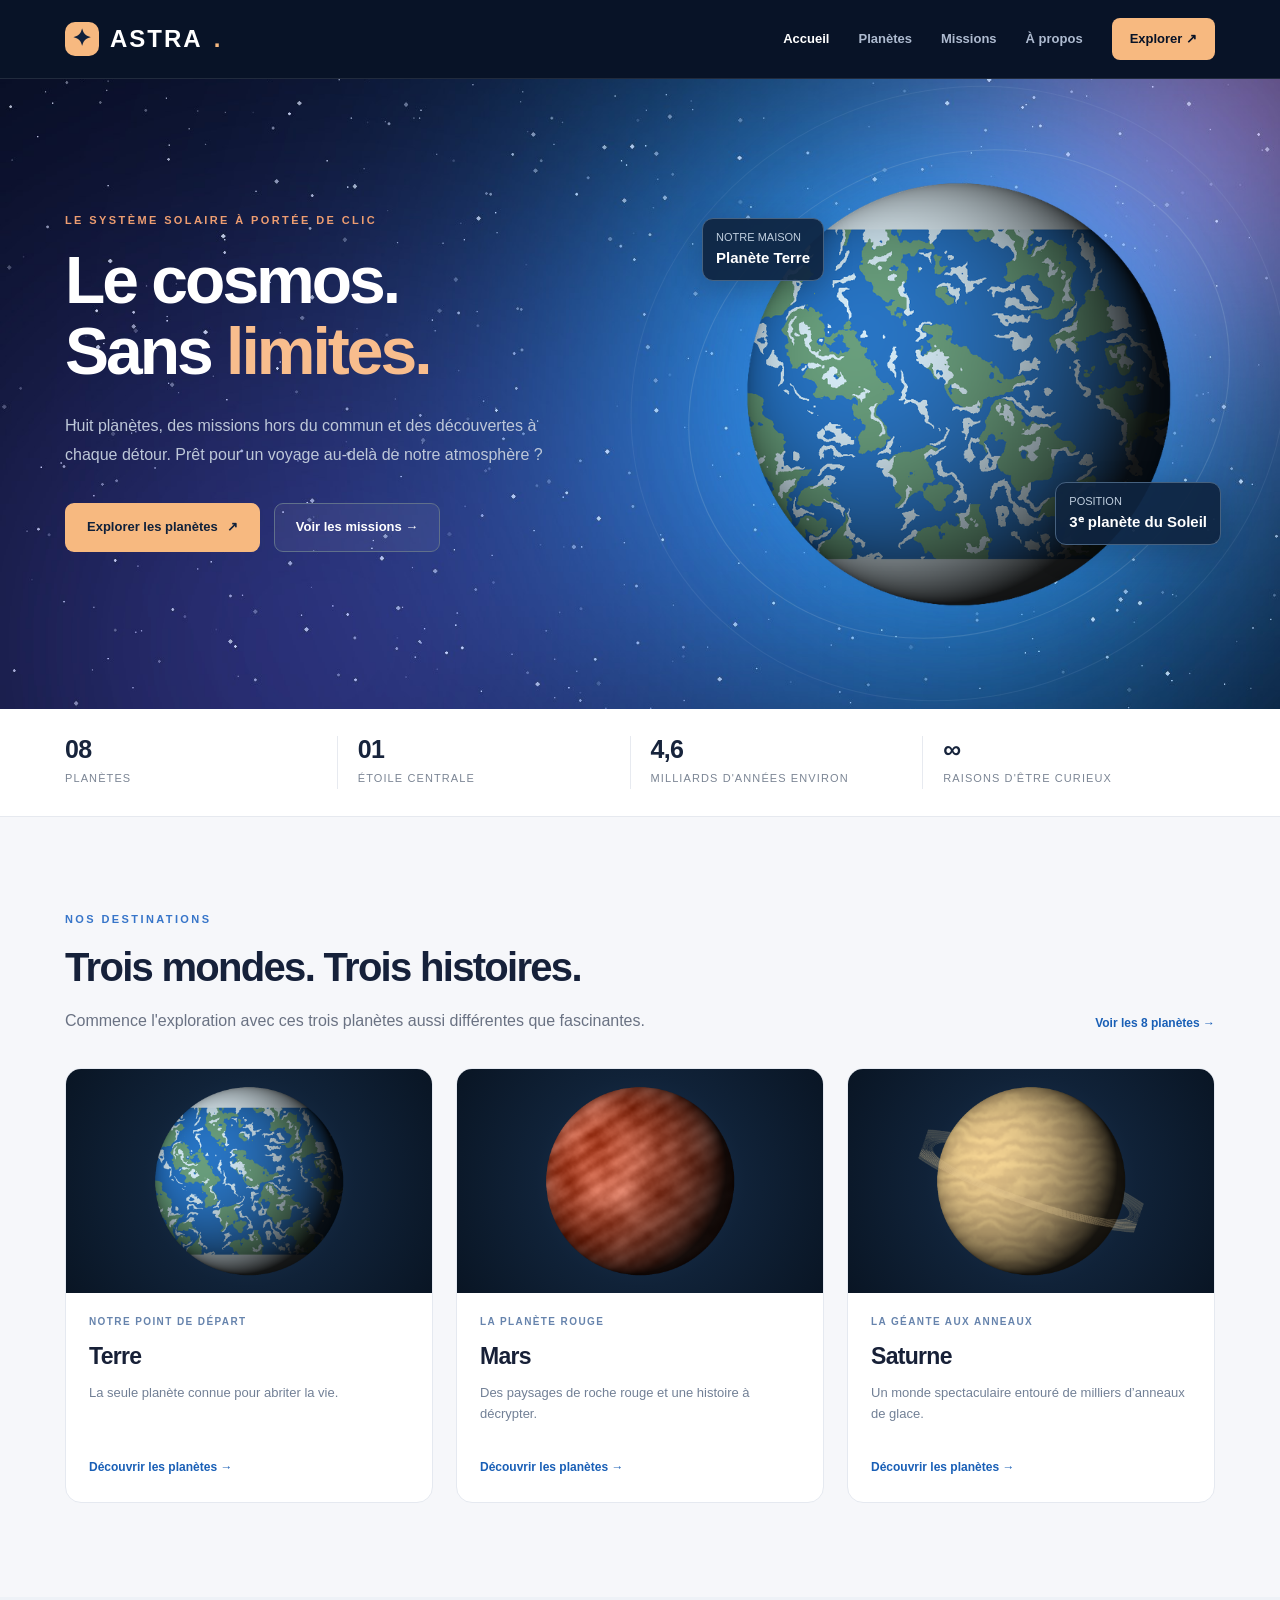
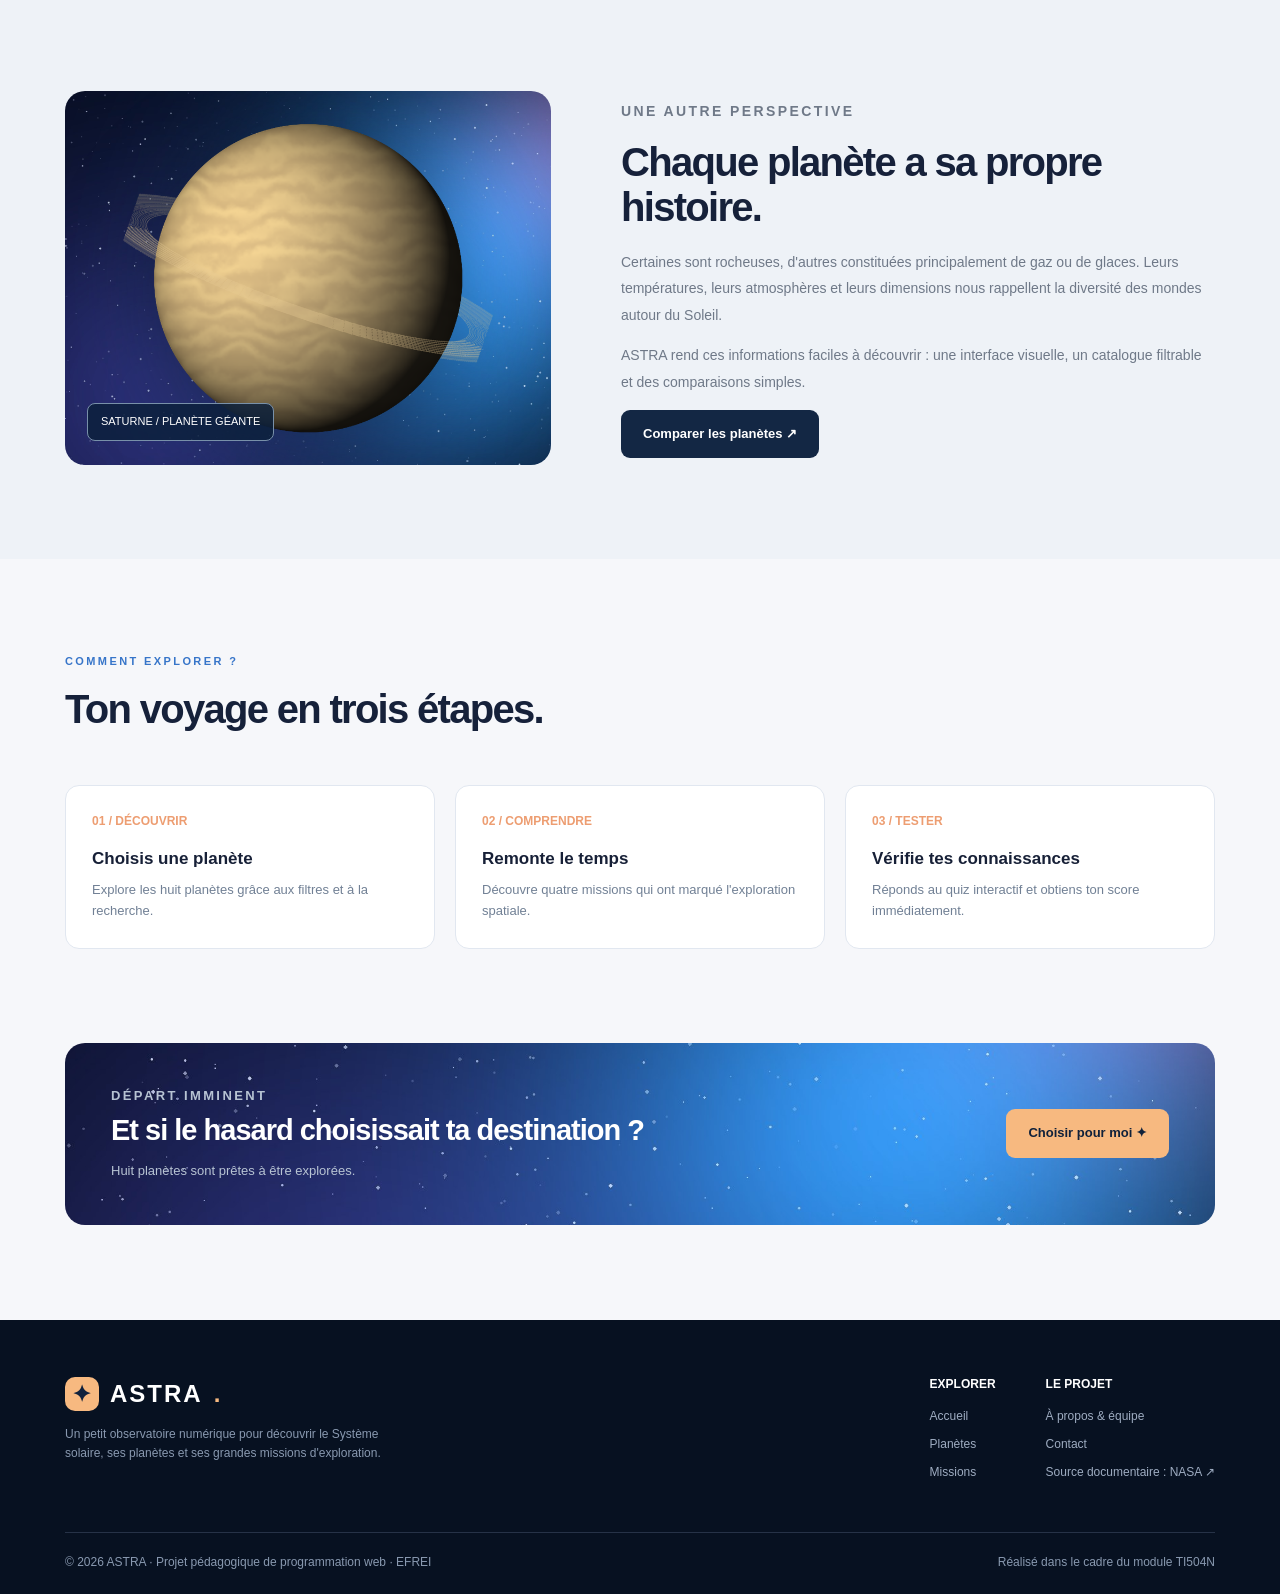
<file: index.html>
<!DOCTYPE html>
<html lang="fr"><head><meta charset="UTF-8"><meta name="viewport" content="width=device-width, initial-scale=1.0"><meta name="description" content="Un site interactif pour découvrir le Système solaire, ses planètes et ses missions."><title>L’univers commence ici | ASTRA</title><link rel="icon" href="media/favicon.png"><link rel="stylesheet" href="css/style.css"><script src="js/script.js" defer></script></head>
<body><header class="site-header"><div class="container header-inner">
 <a class="brand" href="index.html" aria-label="ASTRA, retour à l'accueil"><span class="brand-mark" aria-hidden="true">✦</span> ASTRA<span style="color:#f7b980">.</span></a>
 <button class="mobile-nav-toggle" id="menu-button" aria-controls="main-menu" aria-expanded="false" type="button">☰ Menu</button>
 <nav class="site-nav" id="main-menu" aria-label="Navigation principale"><a href="index.html" class="active" aria-current="page">Accueil</a>
<a href="planetes.html" class="" >Planètes</a>
<a href="missions.html" class="" >Missions</a>
<a href="apropos.html" class="" >À propos</a><a href="planetes.html" class="nav-cta">Explorer ↗</a></nav>
 </div></header><main>
<section class="hero"><div class="container hero-content"><div class="hero-copy"><p class="eyebrow">LE SYSTÈME SOLAIRE À PORTÉE DE CLIC</p><h1>Le cosmos.<br>Sans <span>limites.</span></h1><p>Huit planètes, des missions hors du commun et des découvertes à chaque détour. Prêt pour un voyage au-delà de notre atmosphère ?</p><div class="actions"><a class="btn btn-primary" href="planetes.html">Explorer les planètes <span aria-hidden="true">↗</span></a><a class="btn btn-outline" href="missions.html">Voir les missions →</a></div></div>
<div class="hero-art"><div class="orbit"></div><div class="orbit orbit-2"></div><img src="media/terre.png" alt="Illustration originale de la planète Terre"><div class="planet-tag top">NOTRE MAISON<strong>Planète Terre</strong></div><div class="planet-tag bottom">POSITION<strong>3ᵉ planète du Soleil</strong></div></div></div></section>
<div class="stats-strip"><div class="container stats-inner"><div class="stat"><strong>08</strong><span>Planètes</span></div><div class="stat"><strong>01</strong><span>Étoile centrale</span></div><div class="stat"><strong>4,6</strong><span>Milliards d'années environ</span></div><div class="stat"><strong>∞</strong><span>Raisons d'être curieux</span></div></div></div>
<section class="section-pad"><div class="container"><div class="section-head"><div><p class="eyebrow eyebrow-dark">NOS DESTINATIONS</p><h2 class="section-title">Trois mondes. Trois histoires.</h2><p class="section-subtitle">Commence l'exploration avec ces trois planètes aussi différentes que fascinantes.</p></div><a class="text-link" href="planetes.html">Voir les 8 planètes →</a></div><div class="card-grid"><article class="world-card"><div class="world-visual"><img src="media/terre.png" alt="Illustration de Terre" loading="lazy"></div><div class="world-copy"><small>Notre point de départ</small><h3>Terre</h3><p>La seule planète connue pour abriter la vie.</p><a class="text-link" href="planetes.html">Découvrir les planètes →</a></div></article><article class="world-card"><div class="world-visual"><img src="media/mars.png" alt="Illustration de Mars" loading="lazy"></div><div class="world-copy"><small>La planète rouge</small><h3>Mars</h3><p>Des paysages de roche rouge et une histoire à décrypter.</p><a class="text-link" href="planetes.html">Découvrir les planètes →</a></div></article><article class="world-card"><div class="world-visual"><img src="media/saturne.png" alt="Illustration de Saturne" loading="lazy"></div><div class="world-copy"><small>La géante aux anneaux</small><h3>Saturne</h3><p>Un monde spectaculaire entouré de milliers d’anneaux de glace.</p><a class="text-link" href="planetes.html">Découvrir les planètes →</a></div></article></div></div></section>
<section class="section-pad" style="background:#eef2f7"><div class="container story-split"><div class="story-visual"><img src="media/saturne.png" alt="Illustration originale de Saturne" loading="lazy"><div class="floating-note">SATURNE / PLANÈTE GÉANTE</div></div><div class="story-copy"><p class="eyebrow eyebrow-dark">UNE AUTRE PERSPECTIVE</p><h2 class="section-title">Chaque planète a sa propre histoire.</h2><p>Certaines sont rocheuses, d'autres constituées principalement de gaz ou de glaces. Leurs températures, leurs atmosphères et leurs dimensions nous rappellent la diversité des mondes autour du Soleil.</p><p>ASTRA rend ces informations faciles à découvrir : une interface visuelle, un catalogue filtrable et des comparaisons simples.</p><a class="btn btn-dark" href="planetes.html">Comparer les planètes ↗</a></div></div></section>
<section class="section-pad"><div class="container"><div class="section-head"><div><p class="eyebrow eyebrow-dark">COMMENT EXPLORER ?</p><h2 class="section-title">Ton voyage en trois étapes.</h2></div></div><div class="features"><article class="feature"><span class="number">01 / DÉCOUVRIR</span><h3>Choisis une planète</h3><p>Explore les huit planètes grâce aux filtres et à la recherche.</p></article><article class="feature"><span class="number">02 / COMPRENDRE</span><h3>Remonte le temps</h3><p>Découvre quatre missions qui ont marqué l'exploration spatiale.</p></article><article class="feature"><span class="number">03 / TESTER</span><h3>Vérifie tes connaissances</h3><p>Réponds au quiz interactif et obtiens ton score immédiatement.</p></article></div></div></section>
<section style="padding:0 0 95px"><div class="container"><div class="callout"><div><p class="eyebrow">DÉPART IMMINENT</p><h2>Et si le hasard choisissait ta destination ?</h2><p id="random-output" aria-live="polite">Huit planètes sont prêtes à être explorées.</p></div><button class="btn btn-primary" type="button" id="random-button">Choisir pour moi ✦</button></div></div></section></main><footer class="site-footer"><div class="container">
  <div class="footer-main"><div class="footer-about"><a class="brand" href="index.html"><span class="brand-mark" aria-hidden="true">✦</span> ASTRA<span style="color:#f7b980">.</span></a><p>Un petit observatoire numérique pour découvrir le Système solaire, ses planètes et ses grandes missions d'exploration.</p></div>
  <div class="footer-links"><div><h3>EXPLORER</h3><a href="index.html">Accueil</a><a href="planetes.html">Planètes</a><a href="missions.html">Missions</a></div>
  <div><h3>LE PROJET</h3><a href="apropos.html">À propos & équipe</a><a href="apropos.html#contact">Contact</a><a href="https://science.nasa.gov/solar-system/" target="_blank" rel="noopener noreferrer">Source documentaire : NASA ↗</a></div></div></div>
 <div class="footer-bottom"><p class="footer-small">© 2026 ASTRA · Projet pédagogique de programmation web · EFREI</p><p class="footer-small">Réalisé dans le cadre du module TI504N</p></div></div></footer></body></html>
</file>
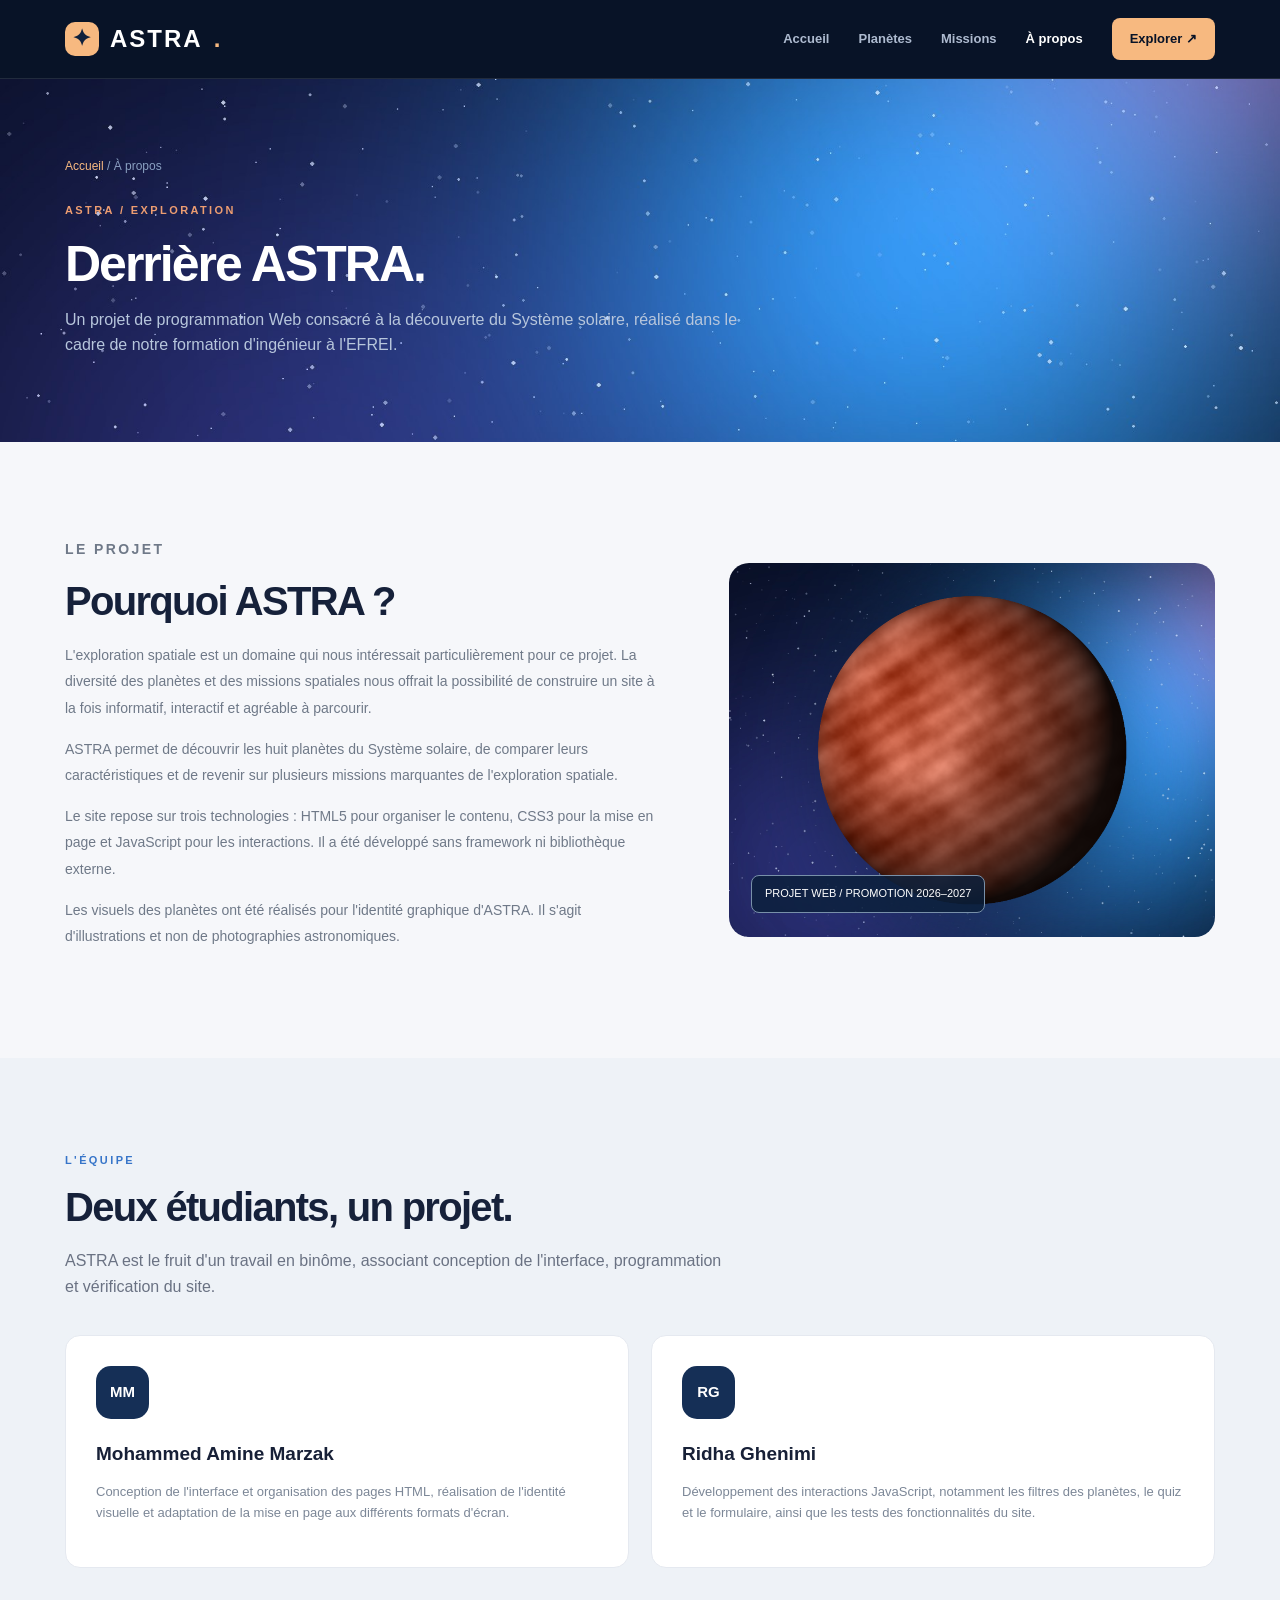
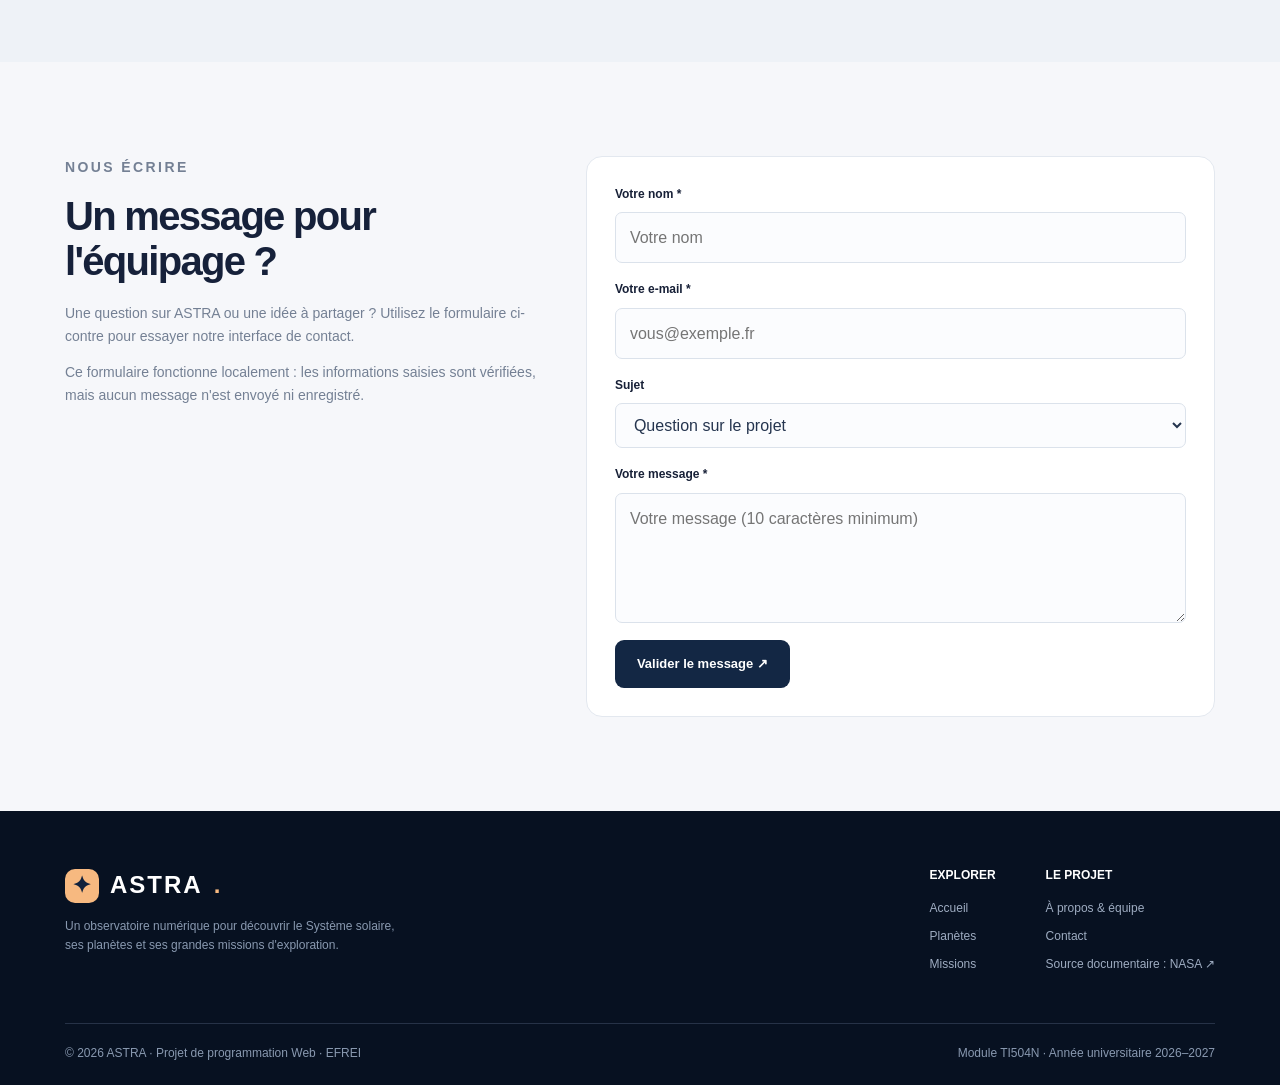
<file: apropos.html>
<!DOCTYPE html>
<html lang="fr">

<head>
    <meta charset="UTF-8">
    <meta name="viewport" content="width=device-width, initial-scale=1.0">
    <meta name="description" content="Découvrez l'équipe à l'origine d'ASTRA, un site dédié à l'exploration du Système solaire.">
    <title>À propos | ASTRA</title>
    <link rel="icon" href="media/favicon.png">
    <link rel="stylesheet" href="css/style.css">
    <script src="js/script.js" defer></script>
</head>

<body>

    <header class="site-header">
        <div class="container header-inner">

            <a class="brand" href="index.html" aria-label="ASTRA, retour à l'accueil">
                <span class="brand-mark" aria-hidden="true">✦</span>
                ASTRA<span style="color:#f7b980">.</span>
            </a>

            <button class="mobile-nav-toggle" id="menu-button"
                    aria-controls="main-menu" aria-expanded="false"
                    type="button">
                ☰ Menu
            </button>

            <nav class="site-nav" id="main-menu" aria-label="Navigation principale">
                <a href="index.html">Accueil</a>
                <a href="planetes.html">Planètes</a>
                <a href="missions.html">Missions</a>
                <a href="apropos.html" class="active" aria-current="page">À propos</a>
                <a href="planetes.html" class="nav-cta">Explorer ↗</a>
            </nav>

        </div>
    </header>

    <main>

        <section class="page-banner">
            <div class="container">

                <div class="breadcrumb">
                    <a href="index.html">Accueil</a> / À propos
                </div>

                <p class="eyebrow">ASTRA / EXPLORATION</p>
                <h1>Derrière ASTRA.</h1>

                <p class="intro">
                    Un projet de programmation Web consacré à la découverte
                    du Système solaire, réalisé dans le cadre de notre
                    formation d'ingénieur à l'EFREI.
                </p>

            </div>
        </section>

        <section class="section-pad">
            <div class="container story-split">

                <div class="story-copy">

                    <p class="eyebrow eyebrow-dark">LE PROJET</p>
                    <h2 class="section-title">Pourquoi ASTRA ?</h2>

                    <p>
                        L'exploration spatiale est un domaine qui nous
                        intéressait particulièrement pour ce projet.
                        La diversité des planètes et des missions spatiales
                        nous offrait la possibilité de construire un site
                        à la fois informatif, interactif et agréable à parcourir.
                    </p>

                    <p>
                        ASTRA permet de découvrir les huit planètes du
                        Système solaire, de comparer leurs caractéristiques
                        et de revenir sur plusieurs missions marquantes
                        de l'exploration spatiale.
                    </p>

                    <p>
                        Le site repose sur trois technologies :
                        HTML5 pour organiser le contenu, CSS3 pour
                        la mise en page et JavaScript pour les interactions.
                        Il a été développé sans framework ni bibliothèque
                        externe.
                    </p>

                    <p>
                        Les visuels des planètes ont été réalisés pour
                        l'identité graphique d'ASTRA. Il s'agit
                        d'illustrations et non de photographies
                        astronomiques.
                    </p>

                </div>

                <div class="story-visual">
                    <img src="media/mars.png"
                         alt="Illustration de la planète Mars"
                         loading="lazy">

                    <div class="floating-note">
                        PROJET WEB / PROMOTION 2026–2027
                    </div>
                </div>

            </div>
        </section>

        <section class="section-pad" style="background:#eef2f7">
            <div class="container">

                <div class="section-head">
                    <div>
                        <p class="eyebrow eyebrow-dark">L'ÉQUIPE</p>
                        <h2 class="section-title">Deux étudiants, un projet.</h2>

                        <p class="section-subtitle">
                            ASTRA est le fruit d'un travail en binôme,
                            associant conception de l'interface,
                            programmation et vérification du site.
                        </p>
                    </div>
                </div>

                <div class="people">

                    <article class="person-card">
                        <div class="avatar">MM</div>

                        <h3>Mohammed Amine Marzak</h3>

                        <p>
                            Conception de l'interface et organisation
                            des pages HTML, réalisation de l'identité
                            visuelle et adaptation de la mise en page
                            aux différents formats d'écran.
                        </p>
                    </article>

                    <article class="person-card">
                        <div class="avatar">RG</div>

                        <h3>Ridha Ghenimi</h3>

                        <p>
                            Développement des interactions JavaScript,
                            notamment les filtres des planètes,
                            le quiz et le formulaire, ainsi que
                            les tests des fonctionnalités du site.
                        </p>
                    </article>

                </div>

            </div>
        </section>

        <section class="section-pad" id="contact">
            <div class="container form-panel">

                <div class="form-intro">

                    <p class="eyebrow eyebrow-dark">NOUS ÉCRIRE</p>
                    <h2 class="section-title">Un message pour l'équipage ?</h2>

                    <p>
                        Une question sur ASTRA ou une idée à partager ?
                        Utilisez le formulaire ci-contre pour essayer
                        notre interface de contact.
                    </p>

                    <p>
                        Ce formulaire fonctionne localement :
                        les informations saisies sont vérifiées,
                        mais aucun message n'est envoyé ni enregistré.
                    </p>

                </div>

                <form class="contact-form" id="contact-form">

                    <div class="field">
                        <label for="contact-name">Votre nom *</label>
                        <input type="text"
                               id="contact-name"
                               name="nom"
                               required
                               minlength="2"
                               placeholder="Votre nom">
                    </div>

                    <div class="field">
                        <label for="contact-email">Votre e-mail *</label>
                        <input type="email"
                               id="contact-email"
                               name="email"
                               required
                               placeholder="vous@exemple.fr">
                    </div>

                    <div class="field">
                        <label for="contact-subject">Sujet</label>

                        <select id="contact-subject" name="sujet">
                            <option value="question">Question sur le projet</option>
                            <option value="idee">Suggestion</option>
                            <option value="autre">Autre</option>
                        </select>
                    </div>

                    <div class="field">
                        <label for="contact-message">Votre message *</label>

                        <textarea id="contact-message"
                                  name="message"
                                  required
                                  minlength="10"
                                  placeholder="Votre message (10 caractères minimum)"></textarea>
                    </div>

                    <button class="btn btn-dark" type="submit">
                        Valider le message ↗
                    </button>

                    <p id="contact-success"
                       class="form-success"
                       aria-live="polite"></p>

                </form>

            </div>
        </section>

    </main>

    <footer class="site-footer">
        <div class="container">

            <div class="footer-main">

                <div class="footer-about">

                    <a class="brand" href="index.html">
                        <span class="brand-mark" aria-hidden="true">✦</span>
                        ASTRA<span style="color:#f7b980">.</span>
                    </a>

                    <p>
                        Un observatoire numérique pour découvrir
                        le Système solaire, ses planètes et
                        ses grandes missions d'exploration.
                    </p>

                </div>

                <div class="footer-links">

                    <div>
                        <h3>EXPLORER</h3>
                        <a href="index.html">Accueil</a>
                        <a href="planetes.html">Planètes</a>
                        <a href="missions.html">Missions</a>
                    </div>

                    <div>
                        <h3>LE PROJET</h3>
                        <a href="apropos.html">À propos &amp; équipe</a>
                        <a href="apropos.html#contact">Contact</a>
                        <a href="https://science.nasa.gov/solar-system/"
                           target="_blank"
                           rel="noopener noreferrer">
                            Source documentaire : NASA ↗
                        </a>
                    </div>

                </div>
            </div>

            <div class="footer-bottom">

                <p class="footer-small">
                    © 2026 ASTRA · Projet de programmation Web · EFREI
                </p>

                <p class="footer-small">
                    Module TI504N · Année universitaire 2026–2027
                </p>

            </div>

        </div>
    </footer>

</body>
</html>
</file>
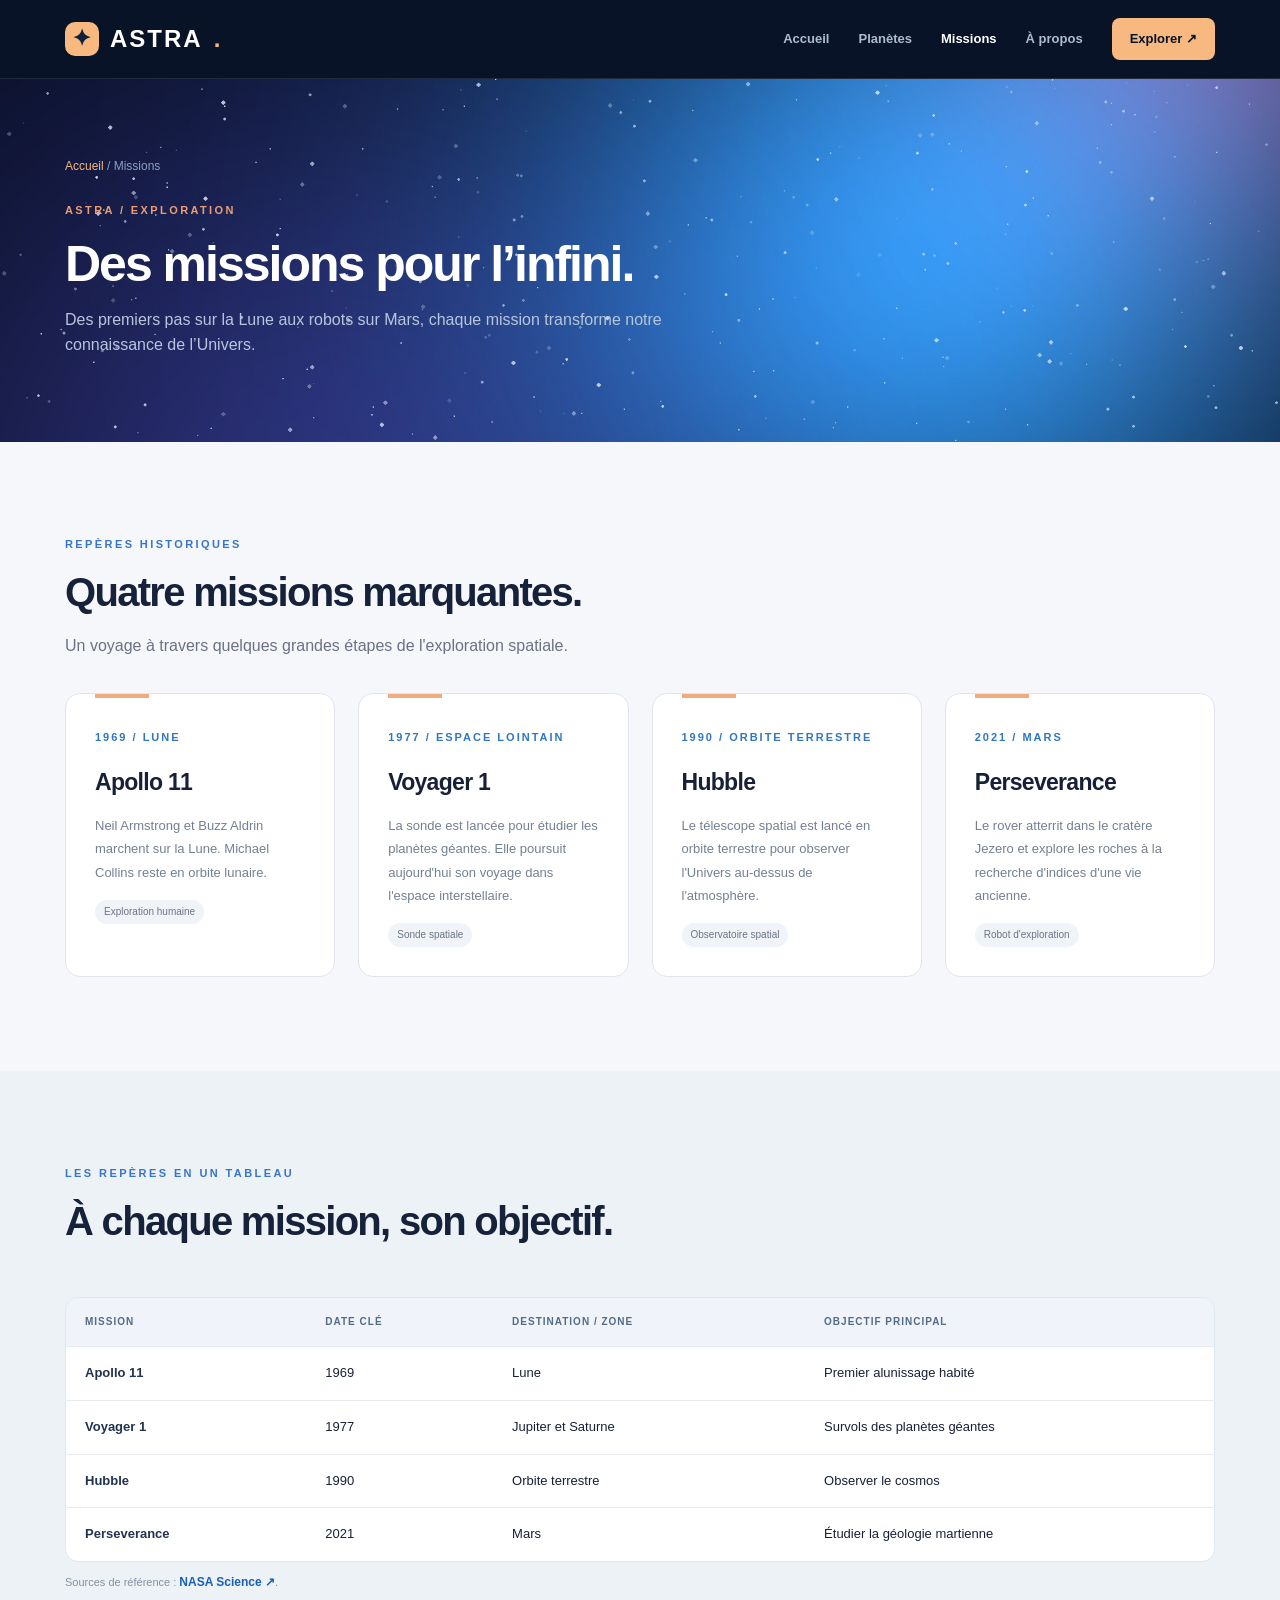
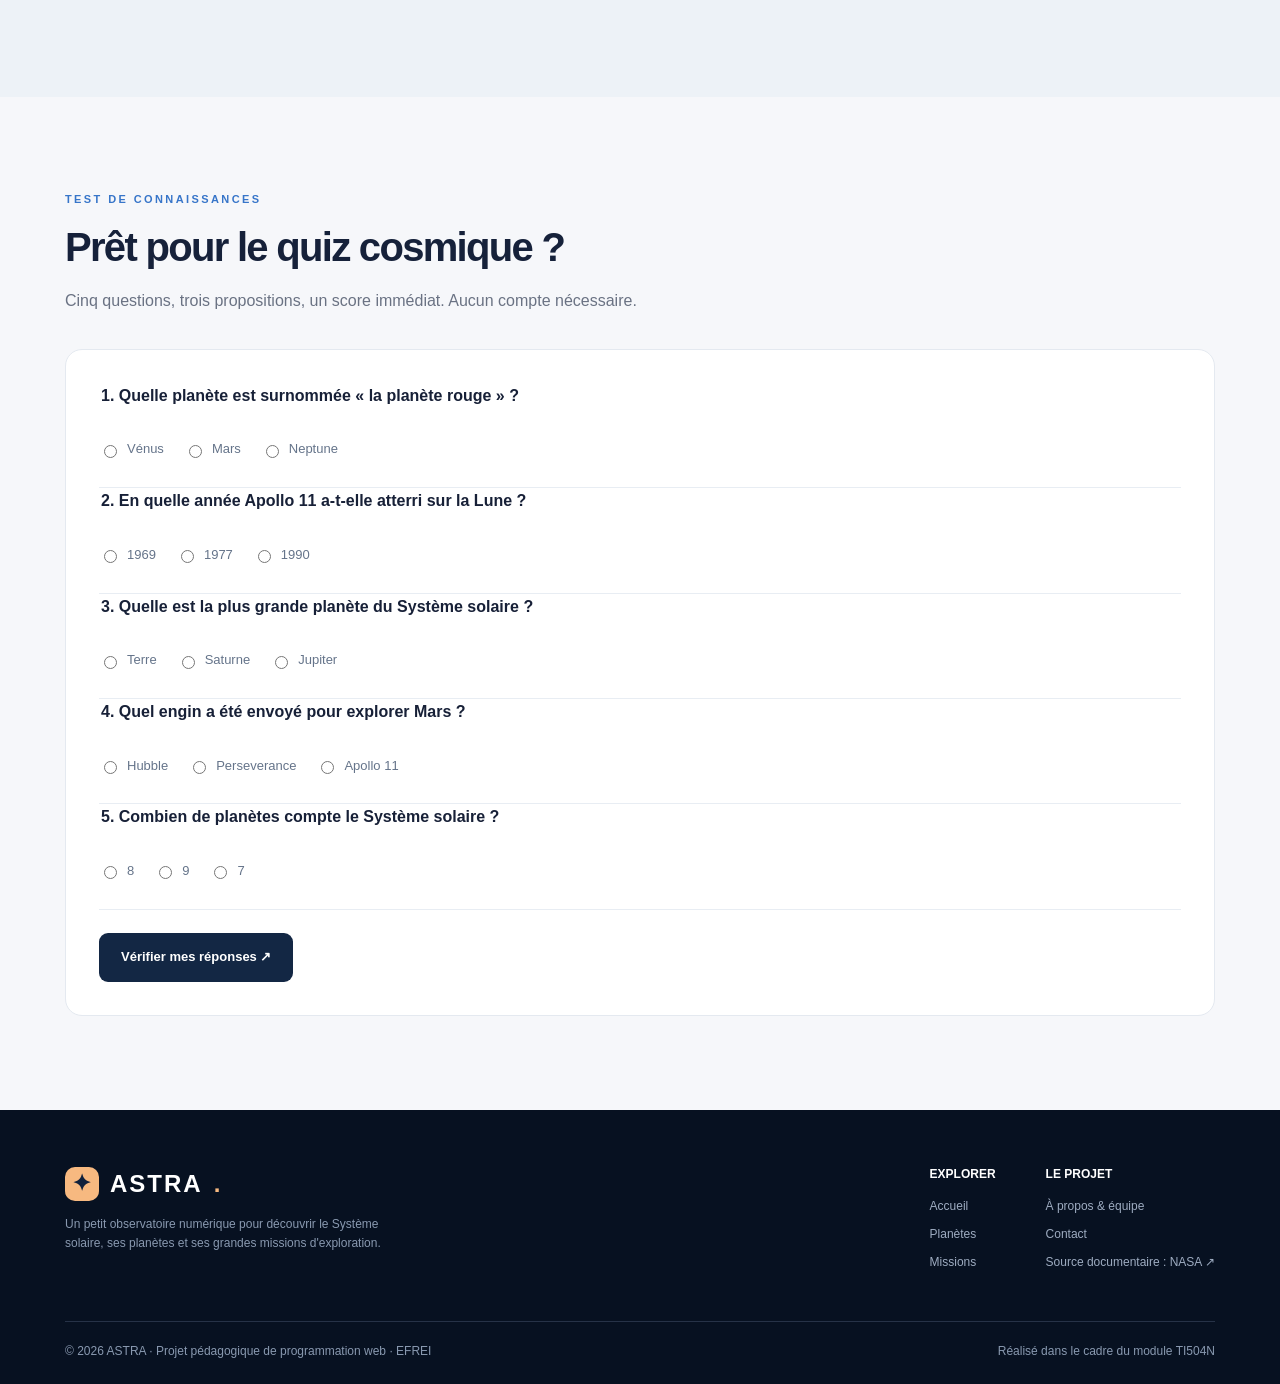
<file: missions.html>
<!DOCTYPE html>
<html lang="fr"><head><meta charset="UTF-8"><meta name="viewport" content="width=device-width, initial-scale=1.0"><meta name="description" content="Apollo 11, Voyager 1, Hubble, Perseverance et un quiz spatial."><title>Les missions | ASTRA</title><link rel="icon" href="media/favicon.png"><link rel="stylesheet" href="css/style.css"><script src="js/script.js" defer></script></head>
<body><header class="site-header"><div class="container header-inner">
 <a class="brand" href="index.html" aria-label="ASTRA, retour à l'accueil"><span class="brand-mark" aria-hidden="true">✦</span> ASTRA<span style="color:#f7b980">.</span></a>
 <button class="mobile-nav-toggle" id="menu-button" aria-controls="main-menu" aria-expanded="false" type="button">☰ Menu</button>
 <nav class="site-nav" id="main-menu" aria-label="Navigation principale"><a href="index.html" class="" >Accueil</a>
<a href="planetes.html" class="" >Planètes</a>
<a href="missions.html" class="active" aria-current="page">Missions</a>
<a href="apropos.html" class="" >À propos</a><a href="planetes.html" class="nav-cta">Explorer ↗</a></nav>
 </div></header><main><section class="page-banner"><div class="container"><div class="breadcrumb"><a href="index.html">Accueil</a> / Missions</div><p class="eyebrow">ASTRA / EXPLORATION</p><h1>Des missions pour l’infini.</h1><p class="intro">Des premiers pas sur la Lune aux robots sur Mars, chaque mission transforme notre connaissance de l’Univers.</p></div></section>
<section class="section-pad"><div class="container"><div class="section-head"><div><p class="eyebrow eyebrow-dark">REPÈRES HISTORIQUES</p><h2 class="section-title">Quatre missions marquantes.</h2><p class="section-subtitle">Un voyage à travers quelques grandes étapes de l'exploration spatiale.</p></div></div>
<div class="timeline"><article class="timeline-card"><span class="year">1969 / LUNE</span><h3>Apollo 11</h3><p>Neil Armstrong et Buzz Aldrin marchent sur la Lune. Michael Collins reste en orbite lunaire.</p><span class="tag-small">Exploration humaine</span></article>
<article class="timeline-card"><span class="year">1977 / ESPACE LOINTAIN</span><h3>Voyager 1</h3><p>La sonde est lancée pour étudier les planètes géantes. Elle poursuit aujourd'hui son voyage dans l'espace interstellaire.</p><span class="tag-small">Sonde spatiale</span></article>
<article class="timeline-card"><span class="year">1990 / ORBITE TERRESTRE</span><h3>Hubble</h3><p>Le télescope spatial est lancé en orbite terrestre pour observer l'Univers au-dessus de l'atmosphère.</p><span class="tag-small">Observatoire spatial</span></article>
<article class="timeline-card"><span class="year">2021 / MARS</span><h3>Perseverance</h3><p>Le rover atterrit dans le cratère Jezero et explore les roches à la recherche d'indices d'une vie ancienne.</p><span class="tag-small">Robot d'exploration</span></article></div></div></section>
<section class="section-pad" style="background:#edf2f7"><div class="container"><div class="section-head"><div><p class="eyebrow eyebrow-dark">LES REPÈRES EN UN TABLEAU</p><h2 class="section-title">À chaque mission, son objectif.</h2></div></div>
<div class="table-wrap"><table><thead><tr><th>Mission</th><th>Date clé</th><th>Destination / zone</th><th>Objectif principal</th></tr></thead><tbody>
<tr><td class="td-strong">Apollo 11</td><td>1969</td><td>Lune</td><td>Premier alunissage habité</td></tr>
<tr><td class="td-strong">Voyager 1</td><td>1977</td><td>Jupiter et Saturne</td><td>Survols des planètes géantes</td></tr>
<tr><td class="td-strong">Hubble</td><td>1990</td><td>Orbite terrestre</td><td>Observer le cosmos</td></tr>
<tr><td class="td-strong">Perseverance</td><td>2021</td><td>Mars</td><td>Étudier la géologie martienne</td></tr>
</tbody></table></div><p class="note">Sources de référence : <a class="text-link" href="https://science.nasa.gov/" target="_blank" rel="noopener noreferrer">NASA Science ↗</a>.</p></div></section>
<section class="section-pad"><div class="container"><div class="section-head"><div><p class="eyebrow eyebrow-dark">TEST DE CONNAISSANCES</p><h2 class="section-title">Prêt pour le quiz cosmique ?</h2><p class="section-subtitle">Cinq questions, trois propositions, un score immédiat. Aucun compte nécessaire.</p></div></div>
<form class="quiz" id="quiz-form">
<fieldset class="quiz-item"><legend>1. Quelle planète est surnommée « la planète rouge » ?</legend><label class="option"><input type="radio" name="q1" value="a"> Vénus</label><label class="option"><input type="radio" name="q1" value="b"> Mars</label><label class="option"><input type="radio" name="q1" value="c"> Neptune</label></fieldset>
<fieldset class="quiz-item"><legend>2. En quelle année Apollo 11 a-t-elle atterri sur la Lune ?</legend><label class="option"><input type="radio" name="q2" value="a"> 1969</label><label class="option"><input type="radio" name="q2" value="b"> 1977</label><label class="option"><input type="radio" name="q2" value="c"> 1990</label></fieldset>
<fieldset class="quiz-item"><legend>3. Quelle est la plus grande planète du Système solaire ?</legend><label class="option"><input type="radio" name="q3" value="a"> Terre</label><label class="option"><input type="radio" name="q3" value="b"> Saturne</label><label class="option"><input type="radio" name="q3" value="c"> Jupiter</label></fieldset>
<fieldset class="quiz-item"><legend>4. Quel engin a été envoyé pour explorer Mars ?</legend><label class="option"><input type="radio" name="q4" value="a"> Hubble</label><label class="option"><input type="radio" name="q4" value="b"> Perseverance</label><label class="option"><input type="radio" name="q4" value="c"> Apollo 11</label></fieldset>
<fieldset class="quiz-item"><legend>5. Combien de planètes compte le Système solaire ?</legend><label class="option"><input type="radio" name="q5" value="a"> 8</label><label class="option"><input type="radio" name="q5" value="b"> 9</label><label class="option"><input type="radio" name="q5" value="c"> 7</label></fieldset>
<button class="btn btn-dark" type="submit" style="margin-top:23px">Vérifier mes réponses ↗</button><p class="quiz-result" id="quiz-result" aria-live="polite"></p></form></div></section></main><footer class="site-footer"><div class="container">
  <div class="footer-main"><div class="footer-about"><a class="brand" href="index.html"><span class="brand-mark" aria-hidden="true">✦</span> ASTRA<span style="color:#f7b980">.</span></a><p>Un petit observatoire numérique pour découvrir le Système solaire, ses planètes et ses grandes missions d'exploration.</p></div>
  <div class="footer-links"><div><h3>EXPLORER</h3><a href="index.html">Accueil</a><a href="planetes.html">Planètes</a><a href="missions.html">Missions</a></div>
  <div><h3>LE PROJET</h3><a href="apropos.html">À propos & équipe</a><a href="apropos.html#contact">Contact</a><a href="https://science.nasa.gov/solar-system/" target="_blank" rel="noopener noreferrer">Source documentaire : NASA ↗</a></div></div></div>
 <div class="footer-bottom"><p class="footer-small">© 2026 ASTRA · Projet pédagogique de programmation web · EFREI</p><p class="footer-small">Réalisé dans le cadre du module TI504N</p></div></div></footer></body></html>
</file>
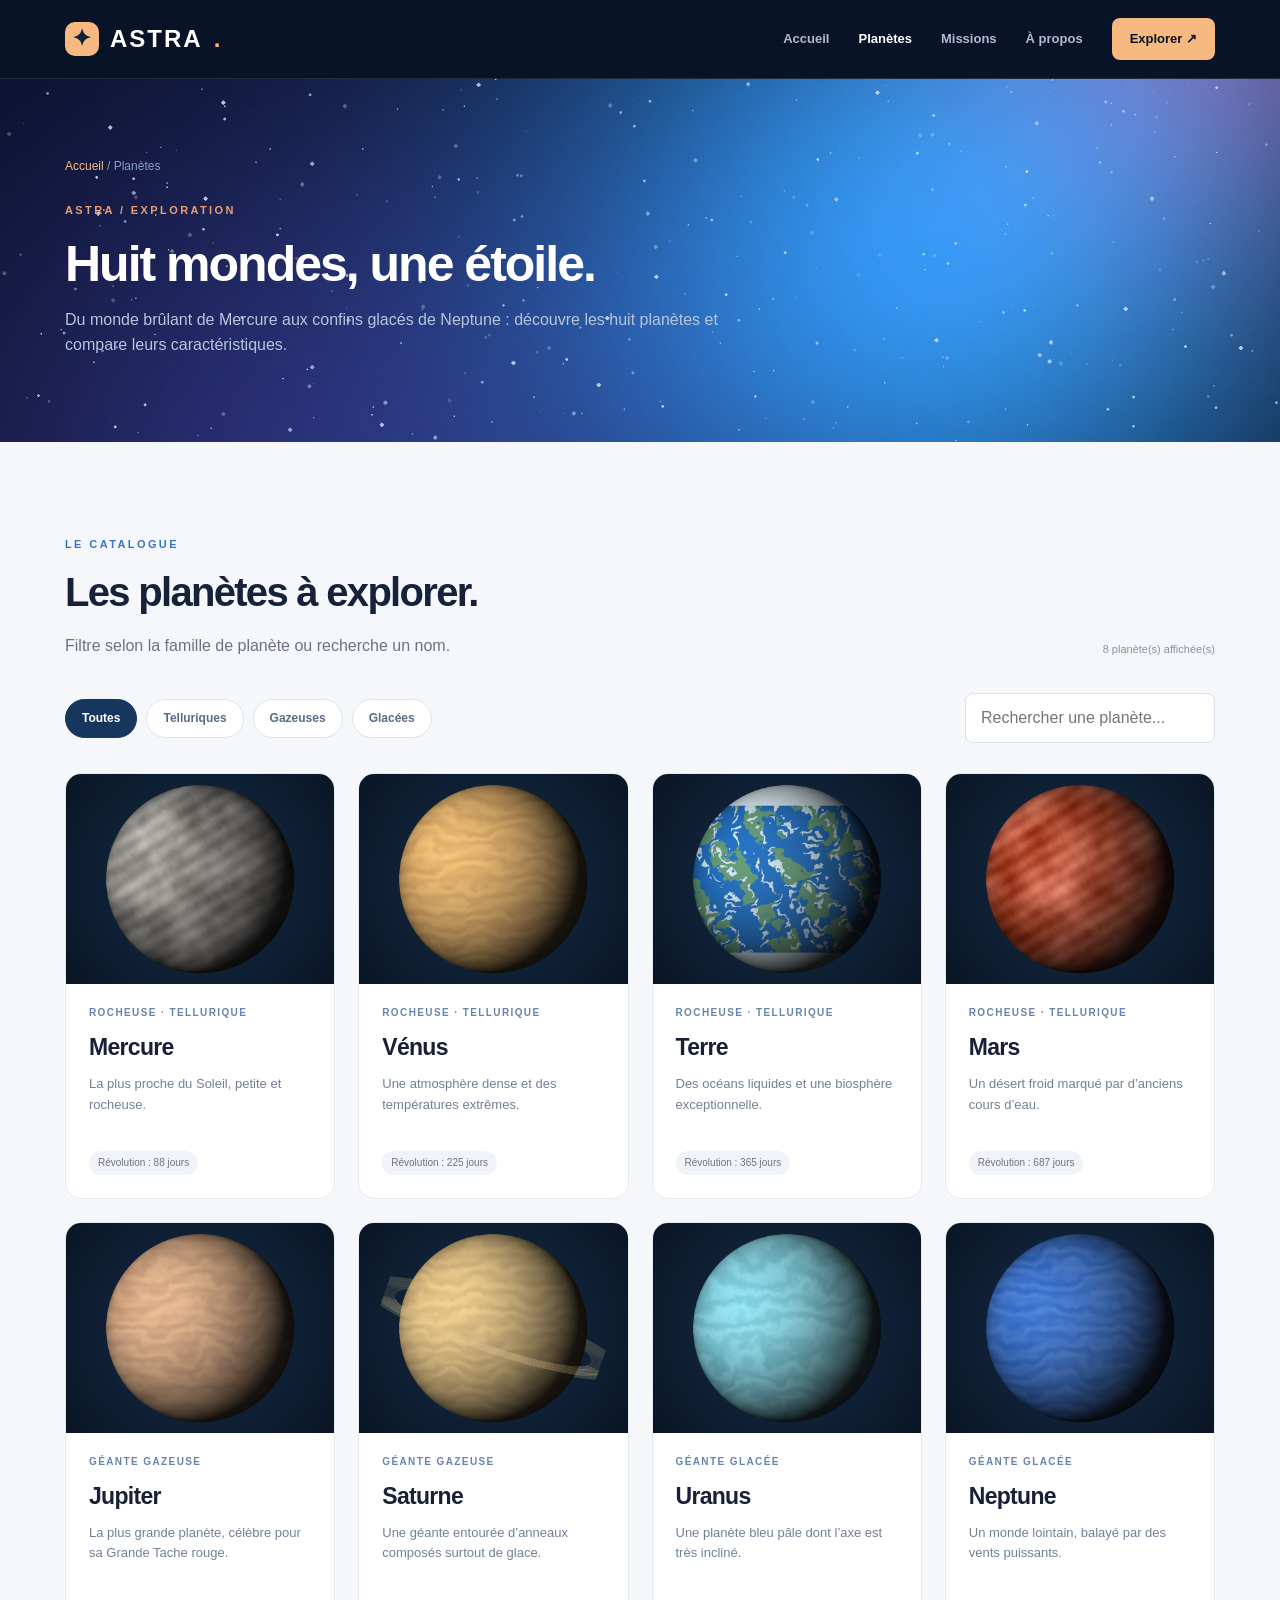
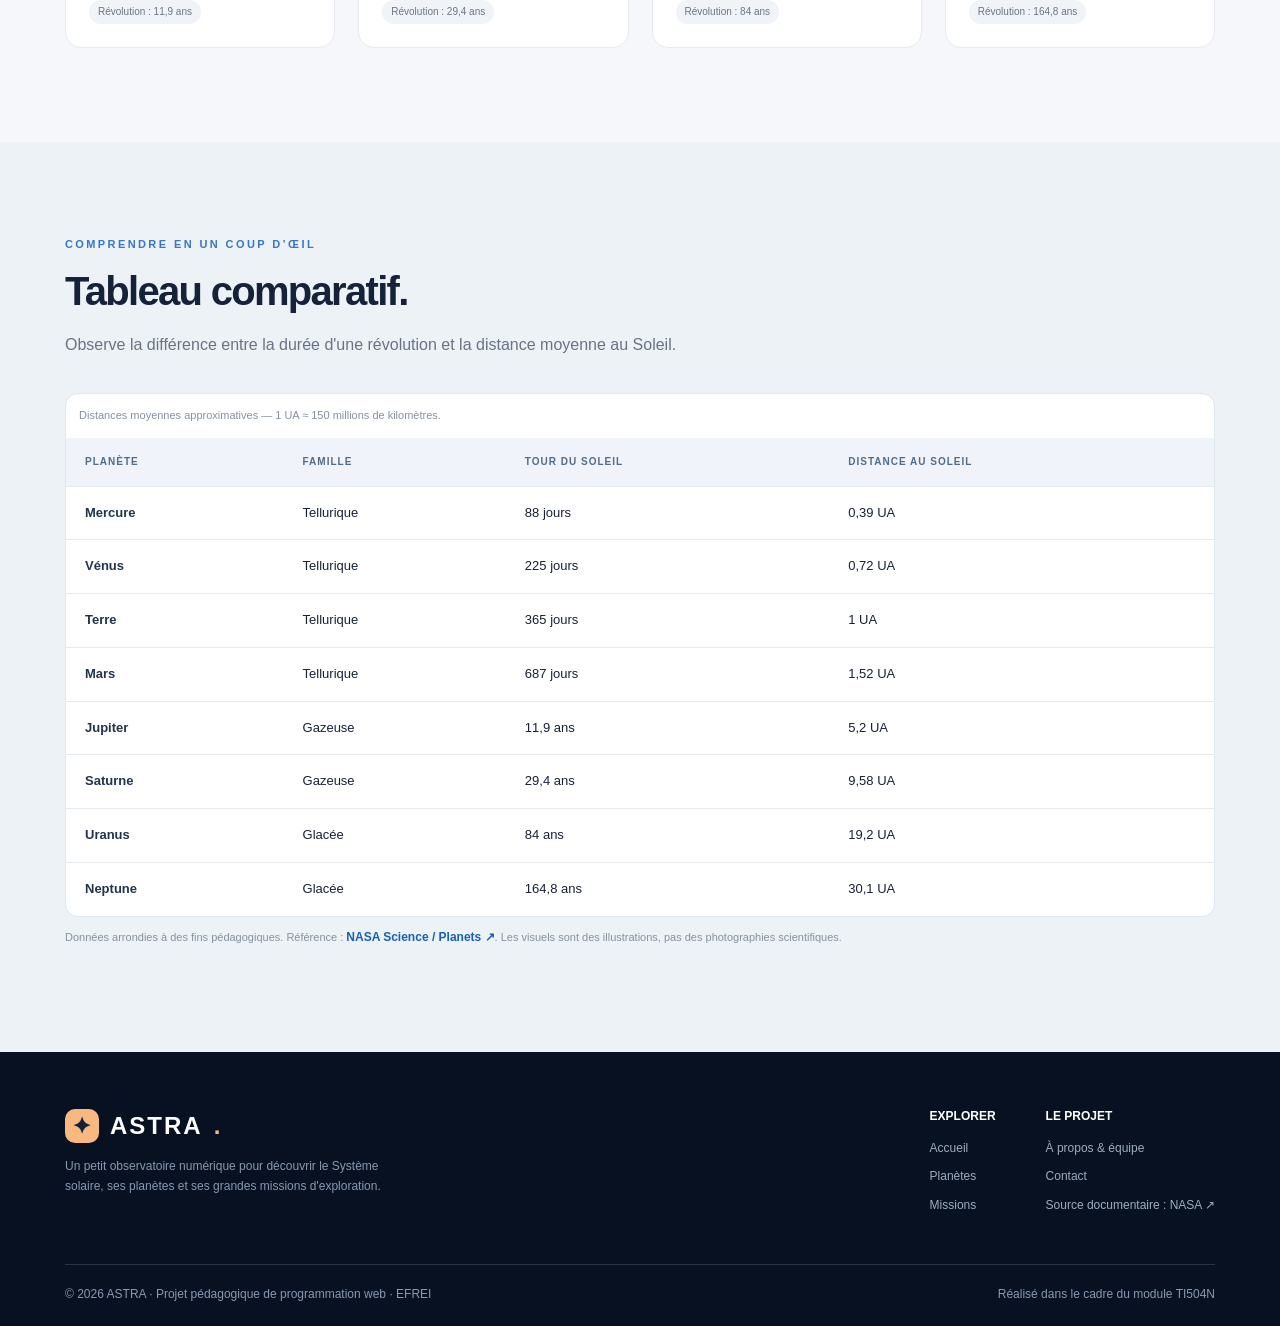
<file: planetes.html>
<!DOCTYPE html>
<html lang="fr"><head><meta charset="UTF-8"><meta name="viewport" content="width=device-width, initial-scale=1.0"><meta name="description" content="Huit planètes, filtres interactifs et tableau comparatif."><title>Les planètes | ASTRA</title><link rel="icon" href="media/favicon.png"><link rel="stylesheet" href="css/style.css"><script src="js/script.js" defer></script></head>
<body><header class="site-header"><div class="container header-inner">
 <a class="brand" href="index.html" aria-label="ASTRA, retour à l'accueil"><span class="brand-mark" aria-hidden="true">✦</span> ASTRA<span style="color:#f7b980">.</span></a>
 <button class="mobile-nav-toggle" id="menu-button" aria-controls="main-menu" aria-expanded="false" type="button">☰ Menu</button>
 <nav class="site-nav" id="main-menu" aria-label="Navigation principale"><a href="index.html" class="" >Accueil</a>
<a href="planetes.html" class="active" aria-current="page">Planètes</a>
<a href="missions.html" class="" >Missions</a>
<a href="apropos.html" class="" >À propos</a><a href="planetes.html" class="nav-cta">Explorer ↗</a></nav>
 </div></header><main><section class="page-banner"><div class="container"><div class="breadcrumb"><a href="index.html">Accueil</a> / Planètes</div><p class="eyebrow">ASTRA / EXPLORATION</p><h1>Huit mondes, une étoile.</h1><p class="intro">Du monde brûlant de Mercure aux confins glacés de Neptune : découvre les huit planètes et compare leurs caractéristiques.</p></div></section>
<section class="section-pad"><div class="container"><div class="section-head"><div><p class="eyebrow eyebrow-dark">LE CATALOGUE</p><h2 class="section-title">Les planètes à explorer.</h2><p class="section-subtitle">Filtre selon la famille de planète ou recherche un nom.</p></div><span id="planet-count" class="note" aria-live="polite">8 planète(s) affichée(s)</span></div>
<div class="filter-bar"><div class="filters" role="group" aria-label="Filtrer les planètes"><button class="filter active" type="button" data-filter="toutes">Toutes</button><button class="filter" type="button" data-filter="tellurique">Telluriques</button><button class="filter" type="button" data-filter="gazeuse">Gazeuses</button><button class="filter" type="button" data-filter="glacee">Glacées</button></div><input class="search" id="planet-search" type="search" placeholder="Rechercher une planète..." aria-label="Rechercher une planète"></div>
<div class="card-grid grid-planets"><article class="world-card planet-card" data-category="tellurique" data-name="Mercure"><div class="world-visual"><img src="media/mercure.png" alt="Illustration originale de Mercure" loading="lazy"></div><div class="world-copy"><small>ROCHEUSE · TELLURIQUE</small><h3>Mercure</h3><p>La plus proche du Soleil, petite et rocheuse.</p><span class="tag-small">Révolution : 88 jours</span></div></article><article class="world-card planet-card" data-category="tellurique" data-name="Vénus"><div class="world-visual"><img src="media/venus.png" alt="Illustration originale de Vénus" loading="lazy"></div><div class="world-copy"><small>ROCHEUSE · TELLURIQUE</small><h3>Vénus</h3><p>Une atmosphère dense et des températures extrêmes.</p><span class="tag-small">Révolution : 225 jours</span></div></article><article class="world-card planet-card" data-category="tellurique" data-name="Terre"><div class="world-visual"><img src="media/terre.png" alt="Illustration originale de Terre" loading="lazy"></div><div class="world-copy"><small>ROCHEUSE · TELLURIQUE</small><h3>Terre</h3><p>Des océans liquides et une biosphère exceptionnelle.</p><span class="tag-small">Révolution : 365 jours</span></div></article><article class="world-card planet-card" data-category="tellurique" data-name="Mars"><div class="world-visual"><img src="media/mars.png" alt="Illustration originale de Mars" loading="lazy"></div><div class="world-copy"><small>ROCHEUSE · TELLURIQUE</small><h3>Mars</h3><p>Un désert froid marqué par d’anciens cours d’eau.</p><span class="tag-small">Révolution : 687 jours</span></div></article><article class="world-card planet-card" data-category="gazeuse" data-name="Jupiter"><div class="world-visual"><img src="media/jupiter.png" alt="Illustration originale de Jupiter" loading="lazy"></div><div class="world-copy"><small>GÉANTE GAZEUSE</small><h3>Jupiter</h3><p>La plus grande planète, célèbre pour sa Grande Tache rouge.</p><span class="tag-small">Révolution : 11,9 ans</span></div></article><article class="world-card planet-card" data-category="gazeuse" data-name="Saturne"><div class="world-visual"><img src="media/saturne.png" alt="Illustration originale de Saturne" loading="lazy"></div><div class="world-copy"><small>GÉANTE GAZEUSE</small><h3>Saturne</h3><p>Une géante entourée d’anneaux composés surtout de glace.</p><span class="tag-small">Révolution : 29,4 ans</span></div></article><article class="world-card planet-card" data-category="glacee" data-name="Uranus"><div class="world-visual"><img src="media/uranus.png" alt="Illustration originale de Uranus" loading="lazy"></div><div class="world-copy"><small>GÉANTE GLACÉE</small><h3>Uranus</h3><p>Une planète bleu pâle dont l’axe est très incliné.</p><span class="tag-small">Révolution : 84 ans</span></div></article><article class="world-card planet-card" data-category="glacee" data-name="Neptune"><div class="world-visual"><img src="media/neptune.png" alt="Illustration originale de Neptune" loading="lazy"></div><div class="world-copy"><small>GÉANTE GLACÉE</small><h3>Neptune</h3><p>Un monde lointain, balayé par des vents puissants.</p><span class="tag-small">Révolution : 164,8 ans</span></div></article></div><p id="empty-state" class="empty-state">Aucune planète ne correspond à ta recherche. Essaie un autre filtre.</p>
</div></section>
<section class="section-pad" style="background:#edf2f7" id="comparatif"><div class="container"><div class="section-head"><div><p class="eyebrow eyebrow-dark">COMPRENDRE EN UN COUP D’ŒIL</p><h2 class="section-title">Tableau comparatif.</h2><p class="section-subtitle">Observe la différence entre la durée d'une révolution et la distance moyenne au Soleil.</p></div></div>
<div class="table-wrap"><table><caption class="note" style="padding:13px;text-align:left">Distances moyennes approximatives — 1 UA ≈ 150 millions de kilomètres.</caption><thead><tr><th>Planète</th><th>Famille</th><th>Tour du Soleil</th><th>Distance au Soleil</th></tr></thead><tbody><tr><td class="td-strong">Mercure</td><td>Tellurique</td><td>88 jours</td><td>0,39 UA</td></tr><tr><td class="td-strong">Vénus</td><td>Tellurique</td><td>225 jours</td><td>0,72 UA</td></tr><tr><td class="td-strong">Terre</td><td>Tellurique</td><td>365 jours</td><td>1 UA</td></tr><tr><td class="td-strong">Mars</td><td>Tellurique</td><td>687 jours</td><td>1,52 UA</td></tr><tr><td class="td-strong">Jupiter</td><td>Gazeuse</td><td>11,9 ans</td><td>5,2 UA</td></tr><tr><td class="td-strong">Saturne</td><td>Gazeuse</td><td>29,4 ans</td><td>9,58 UA</td></tr><tr><td class="td-strong">Uranus</td><td>Glacée</td><td>84 ans</td><td>19,2 UA</td></tr><tr><td class="td-strong">Neptune</td><td>Glacée</td><td>164,8 ans</td><td>30,1 UA</td></tr></tbody></table></div>
<p class="note">Données arrondies à des fins pédagogiques. Référence : <a class="text-link" href="https://science.nasa.gov/solar-system/planets/" target="_blank" rel="noopener noreferrer">NASA Science / Planets ↗</a>. Les visuels sont des illustrations, pas des photographies scientifiques.</p></div></section></main><footer class="site-footer"><div class="container">
  <div class="footer-main"><div class="footer-about"><a class="brand" href="index.html"><span class="brand-mark" aria-hidden="true">✦</span> ASTRA<span style="color:#f7b980">.</span></a><p>Un petit observatoire numérique pour découvrir le Système solaire, ses planètes et ses grandes missions d'exploration.</p></div>
  <div class="footer-links"><div><h3>EXPLORER</h3><a href="index.html">Accueil</a><a href="planetes.html">Planètes</a><a href="missions.html">Missions</a></div>
  <div><h3>LE PROJET</h3><a href="apropos.html">À propos & équipe</a><a href="apropos.html#contact">Contact</a><a href="https://science.nasa.gov/solar-system/" target="_blank" rel="noopener noreferrer">Source documentaire : NASA ↗</a></div></div></div>
 <div class="footer-bottom"><p class="footer-small">© 2026 ASTRA · Projet pédagogique de programmation web · EFREI</p><p class="footer-small">Réalisé dans le cadre du module TI504N</p></div></div></footer></body></html>
</file>
<file: css/style.css>
/* ASTRA — Feuille de style principale : HTML5, CSS3, Flexbox et media queries. */
* { box-sizing: border-box; }
html { scroll-behavior: smooth; }
body { margin: 0; color: #172037; background: #f6f7fa; font-family: Arial, Helvetica, sans-serif; line-height: 1.6; }
a { color: inherit; text-decoration: none; }
button, input, select, textarea { font: inherit; }
button { cursor: pointer; }
img { display: block; max-width: 100%; }
:focus-visible { outline: 3px solid #f8b96d; outline-offset: 3px; }
.container { width: 90%; max-width: 1150px; margin: 0 auto; }
.eyebrow { margin: 0 0 16px; color: #ed9d71; text-transform: uppercase; letter-spacing: 2.4px; font-size: 11px; font-weight: 800; }
.eyebrow-dark { color: #3775c9; }
.section-title { font-size: 40px; line-height: 1.13; letter-spacing: -1.7px; margin: 0 0 18px; color: #16213a; }
.section-subtitle { max-width: 670px; color: #6a7283; margin: 0; }
.section-head { display: flex; align-items: end; justify-content: space-between; gap: 28px; margin-bottom: 35px; }
.section-pad { padding: 94px 0; }
.site-header { background: #081327; color: #fff; border-bottom: 1px solid rgba(255,255,255,.1); position: relative; z-index: 10; }
.header-inner { display: flex; align-items: center; justify-content: space-between; min-height: 78px; gap: 22px; }
.brand { display: flex; align-items: center; gap: 11px; font-size: 24px; font-weight: 900; letter-spacing: 2px; }
.brand-mark { display: inline-flex; justify-content: center; align-items: center; width: 34px; height: 34px; border-radius: 10px; background: #f7b980; color: #10213c; font-size: 23px; line-height: 1; }
.site-nav { display: flex; align-items: center; gap: 29px; }
.site-nav a { font-size: 13px; font-weight: 700; color: #aebbd0; transition: color .2s; }
.site-nav a:hover, .site-nav a.active { color: #fff; }
.nav-cta { color: #081327 !important; background: #f7b980; padding: 11px 18px; border-radius: 8px; }
.mobile-nav-toggle { display: none; border: 1px solid #42516c; border-radius: 8px; color: #fff; background: none; padding: 8px 12px; }
.hero { background: #081327 url('../media/ciel.jpg') center / cover no-repeat; overflow: hidden; color: #fff; }
.hero-content { display: flex; min-height: 630px; align-items: center; justify-content: space-between; gap: 35px; }
.hero-copy { position: relative; z-index: 2; width: 54%; padding: 64px 0 88px; }
.hero-copy h1 { margin: 0 0 25px; font-size: 66px; font-weight: 850; line-height: 1.07; letter-spacing: -3px; }
.hero-copy h1 span { color: #f8bd8d; }
.hero-copy > p:not(.eyebrow) { color: #bdc7d8; max-width: 525px; font-size: 16px; line-height: 1.8; margin: 0 0 34px; }
.actions { display: flex; align-items: center; flex-wrap: wrap; gap: 14px; }
.btn { display: inline-flex; justify-content: center; align-items: center; gap: 9px; border: 1px solid transparent; border-radius: 9px; padding: 13px 21px; font-size: 13px; font-weight: 800; transition: transform .2s, background .2s; }
.btn:hover { transform: translateY(-2px); }
.btn-primary { color: #10213a; background: #f7b980; }
.btn-outline { color: #fff; border-color: #60708b; background: rgba(255,255,255,.06); }
.btn-dark { background: #132744; color: #fff; }
.btn-white { border-color: #e1e6ef; color: #253552; background: #fff; }
.hero-art { position: relative; width: 46%; min-height: 500px; display: flex; align-items: center; justify-content: center; }
.hero-art img { position: relative; z-index: 2; width: 106%; filter: drop-shadow(0 0 55px rgba(32,130,218,.24)); animation: float 9s ease-in-out infinite; }
.orbit { position: absolute; width: 92%; height: 92%; border: 1px solid rgba(177,197,220,.2); border-radius: 50%; transform: rotate(-26deg) scaleX(1.18); }
.orbit-2 { width: 118%; height: 118%; border-color: rgba(177,197,220,.1); transform: rotate(-24deg) scaleX(1.1); }
.planet-tag { position: absolute; z-index: 3; padding: 10px 13px; background: rgba(15,36,65,.92); border: 1px solid #46617f; border-radius: 11px; font-size: 11px; color: #c0cfdf; box-shadow: 0 8px 30px rgba(0,0,0,.2); }
.planet-tag strong { display: block; color: white; font-size: 15px; }
.planet-tag.top { top: 80px; left: 0; }
.planet-tag.bottom { right: -6px; bottom: 105px; }
@keyframes float { 0%,100% { transform: translateY(0); } 50% { transform: translateY(-13px); } }
.stats-strip { background: #fff; border-bottom: 1px solid #e6e9ef; }
.stats-inner { display: flex; justify-content: space-between; padding: 27px 0; gap: 20px; }
.stat { flex: 1; border-right: 1px solid #e7eaf0; padding-right: 20px; }
.stat:last-child { border-right: 0; }
.stat strong { display: block; color: #17243c; font-size: 25px; line-height: 1.1; letter-spacing: -.7px; }
.stat span { color: #7b8594; font-size: 11px; text-transform: uppercase; letter-spacing: 1.1px; }
.card-grid { display: flex; flex-wrap: wrap; gap: 23px; }
.world-card { flex: 1 1 240px; min-width: 0; border: 1px solid #e5e9f0; background: white; border-radius: 16px; overflow: hidden; transition: transform .22s, box-shadow .22s; }
.world-card:hover { transform: translateY(-5px); box-shadow: 0 16px 35px rgba(14,34,67,.09); }
.world-card .world-visual { height: 224px; display: flex; justify-content: center; align-items: center; background: radial-gradient(circle at 50% 50%,#203958 0%,#102238 49%,#091524 100%); overflow: hidden; }
.world-card .world-visual img { width: 228px; height: 228px; object-fit: contain; transition: transform .3s; }
.world-card:hover .world-visual img { transform: scale(1.06); }
.world-copy { padding: 21px 23px 23px; }
.world-copy small, .small-label { display: block; color: #6784ad; font-size: 10px; letter-spacing: 1.4px; text-transform: uppercase; font-weight: 800; }
.world-copy h3 { margin: 8px 0; font-size: 23px; letter-spacing: -.7px; }
.world-copy p { font-size: 13px; margin: 0 0 14px; color: #728096; min-height: 56px; }
.text-link { display: inline-block; color: #195fb6; font-size: 12px; font-weight: 800; }
.text-link:hover { text-decoration: underline; }
.story-split { display: flex; align-items: center; gap: 70px; }
.story-visual { width: 45%; min-height: 350px; border-radius: 20px; background: #10233f url('../media/ciel.jpg') center/cover; position: relative; display: flex; justify-content: center; align-items: center; overflow: hidden; }
.story-visual img { width: 77%; filter: drop-shadow(0 15px 45px rgba(0,0,0,.4)); }
.story-visual .floating-note { position: absolute; left: 22px; bottom: 24px; color: white; border: 1px solid #7890a9; background: rgba(12,32,59,.83); border-radius: 8px; padding: 9px 13px; font-size: 11px; }
.story-copy { width: 55%; }
.story-copy p { color: #6f7988; line-height: 1.9; font-size: 14px; }
.features { display: flex; flex-wrap: wrap; gap: 20px; }
.feature { flex: 1 1 220px; border: 1px solid #e1e7f0; border-radius: 14px; background: #fff; padding: 26px; }
.feature .number { display: block; color: #ed9d71; font-size: 12px; font-weight: 900; margin-bottom: 14px; }
.feature h3 { margin: 0 0 8px; font-size: 17px; }
.feature p { color: #718095; font-size: 13px; margin: 0; }
.callout { color: #fff; background: #0e2240 url('../media/ciel.jpg') center/cover; border-radius: 20px; padding: 43px 46px; display: flex; align-items: center; justify-content: space-between; gap: 30px; }
.callout h2 { font-size: 29px; letter-spacing: -1px; margin: 0 0 8px; }
.callout p { margin: 0; color: #b7c3d3; font-size: 13px; }
.page-banner { background: #081327 url('../media/ciel.jpg') center/cover; color: white; padding: 78px 0 84px; }
.page-banner h1 { font-size: 50px; letter-spacing: -2px; line-height: 1.14; margin: 0 0 14px; }
.page-banner .intro { color: #b7c6dc; max-width: 680px; margin: 0; }
.breadcrumb { color: #8aa0c1; font-size: 12px; margin-bottom: 26px; }
.breadcrumb a { color: #f7b980; }
.filter-bar { display: flex; align-items: center; justify-content: space-between; flex-wrap: wrap; gap: 18px; padding-bottom: 30px; }
.filters { display: flex; flex-wrap: wrap; gap: 9px; }
.filter { border: 1px solid #dde4ed; padding: 9px 16px; border-radius: 25px; background: white; color: #596c85; font-weight: 700; font-size: 12px; }
.filter.active { color: white; background: #16365d; border-color: #16365d; }
.search { border: 1px solid #d7e0eb; padding: 11px 15px; border-radius: 8px; background: white; min-width: 250px; }
.grid-planets .world-card { flex: 1 1 225px; }
.grid-planets .world-card .world-visual { height: 210px; }
.grid-planets .world-copy p { min-height: 60px; }
.tag-small { display: inline-block; color: #6b7586; background: #f0f3f7; border-radius: 16px; font-size: 10px; padding: 4px 9px; }
.empty-state { display: none; margin: 25px 0; background: white; border: 1px solid #e1e7ee; border-radius: 12px; padding: 28px; text-align: center; }
.table-wrap { width: 100%; overflow-x: auto; border-radius: 13px; background: #fff; border: 1px solid #dfe7ef; }
table { border-collapse: collapse; width: 100%; font-size: 13px; text-align: left; }
th { background: #f0f4fa; text-transform: uppercase; letter-spacing: 1px; font-size: 10px; color: #526b87; }
th,td { padding: 16px 19px; border-bottom: 1px solid #e7ebf0; }
tr:last-child td { border-bottom: 0; }
.td-strong { font-weight: 800; color: #22334f; }
.note { color: #8591a0; font-size: 11px; }
.timeline { display: flex; flex-wrap: wrap; gap: 23px; }
.timeline-card { flex: 1 1 245px; background: #fff; border: 1px solid #e0e5ed; padding: 29px; border-radius: 15px; position: relative; overflow: hidden; }
.timeline-card::before { content: ''; width: 54px; height: 4px; background: #f0ac7e; position: absolute; top: 0; left: 29px; }
.year { color: #2f77bf; font-size: 11px; font-weight: 900; letter-spacing: 2px; }
.timeline-card h3 { font-size: 23px; margin: 15px 0 8px; letter-spacing: -.7px; }
.timeline-card p { color: #738092; font-size: 13px; line-height: 1.8; }
.quiz { background: white; padding: 33px; border: 1px solid #e4e9f0; border-radius: 17px; }
.quiz-item { border: 0; padding: 19px 0; margin: 0; border-bottom: 1px solid #e8edf3; }
.quiz-item legend { font-weight: 800; padding-bottom: 12px; }
.option { display: inline-flex; align-items: center; margin: 0 20px 8px 0; font-size: 13px; color: #65748a; gap: 7px; cursor: pointer; }
.quiz-result { display: none; background: #eaf5ee; border: 1px solid #bfe3cc; color: #195b33; padding: 16px; border-radius: 9px; margin-top: 18px; font-weight: 700; }
.people { display: flex; flex-wrap: wrap; gap: 22px; }
.person-card { background: white; border: 1px solid #e5e9f0; border-radius: 15px; padding: 30px; flex: 1 1 285px; }
.avatar { width: 53px; height: 53px; border-radius: 15px; background: #152f56; color: #fff; display: flex; align-items: center; justify-content: center; font-weight: 900; font-size: 15px; margin-bottom: 20px; }
.person-card h3 { margin: 0 0 5px; font-size: 19px; }
.person-card p { color: #7c8797; font-size: 13px; }
.form-panel { display: flex; gap: 45px; align-items: flex-start; }
.form-intro { flex: 1; }
.form-intro p { color: #748094; font-size: 14px; }
.contact-form { background: white; border-radius: 16px; border: 1px solid #e3e8ef; padding: 28px; flex: 1.2; }
.field { margin-bottom: 17px; }
.field label { display: block; font-weight: 750; font-size: 12px; margin-bottom: 8px; }
.field input,.field textarea,.field select { display: block; width: 100%; background: #fbfcfe; border: 1px solid #dbe2eb; padding: 12px 14px; border-radius: 7px; color: #25354f; }
.field textarea { min-height: 130px; resize: vertical; }
.form-success { display: none; background: #e9f5ee; color: #205b3d; padding: 12px 15px; border-radius: 8px; font-size: 13px; margin-top: 14px; }
.site-footer { background: #071121; color: #fff; padding: 55px 0 22px; }
.footer-main { display: flex; gap: 35px; justify-content: space-between; align-items: flex-start; padding-bottom: 40px; }
.footer-about { max-width: 340px; }
.footer-about p,.footer-small { color: #8999b0; font-size: 12px; }
.footer-links { display: flex; gap: 50px; }
.footer-links h3 { margin: 0 0 13px; font-size: 12px; }
.footer-links a { color: #9eacc1; display: block; font-size: 12px; margin-bottom: 9px; }
.footer-links a:hover { color: #fff; }
.footer-bottom { border-top: 1px solid #263247; padding-top: 20px; display: flex; align-items: center; justify-content: space-between; gap: 20px; }
.footer-bottom .footer-small { margin: 0; }
/* Tout fonctionne sans bibliothèques ; adaptation mobile avec les media queries du cours. */
@media (max-width: 900px) {
 .hero-copy h1 { font-size: 53px; }
 .hero-art { min-height: 400px; }
 .story-split { gap: 30px; }
 .page-banner h1 { font-size: 43px; }
}
@media (max-width: 780px) {
 .mobile-nav-toggle { display: block; }
 .header-inner { flex-wrap: wrap; min-height: 69px; }
 .site-nav { display: none; width: 100%; flex-direction: column; align-items: stretch; gap: 0; padding: 0 0 17px; }
 .site-nav.open { display: flex; }
 .site-nav a { padding: 12px 0; }
 .site-nav .nav-cta { text-align: center; margin-top: 8px; }
 .hero-content { flex-direction: column; min-height: 0; gap: 0; }
 .hero-copy { width: 100%; padding: 60px 0 0; }
 .hero-copy h1 { font-size: 47px; }
 .hero-art { width: 95%; min-height: 350px; }
 .hero-art img { width: 90%; }
 .planet-tag.top { top: 26px; }
 .planet-tag.bottom { bottom: 42px; }
 .stats-inner { flex-wrap: wrap; }
 .stat { flex: 1 1 38%; }
 .stat:nth-child(2) { border-right: 0; }
 .section-pad { padding: 65px 0; }
 .section-title { font-size: 33px; }
 .section-head { display: block; }
 .section-head .text-link { margin-top: 18px; }
 .story-split { flex-direction: column; }
 .story-visual,.story-copy { width: 100%; }
 .story-visual { min-height: 300px; }
 .callout { flex-direction: column; align-items: flex-start; padding: 30px; }
 .page-banner { padding: 55px 0 60px; }
 .page-banner h1 { font-size: 37px; }
 .form-panel { flex-direction: column; }
 .contact-form,.form-intro { width: 100%; }
 .footer-main { flex-direction: column; }
 .footer-links { width: 100%; gap: 30px; }
 .footer-bottom { flex-direction: column; align-items: flex-start; }
}
@media (max-width: 420px) {
 .hero-copy h1 { font-size: 40px; letter-spacing: -2px; }
 .hero-art { min-height: 285px; }
 .stats-inner { gap: 12px; }
 .stat strong { font-size: 21px; }
 .search { min-width: 100%; width: 100%; }
 .filter-bar { align-items: stretch; }
 .world-card { flex-basis: 100%; }
 .quiz { padding: 19px; }
 .footer-links { gap: 18px; }
}
@media (prefers-reduced-motion: reduce) {
 *, *::before, *::after { animation: none !important; scroll-behavior: auto !important; }
}
/* Évite la coupure des libellés de boutons et liens de navigation. */
.btn, .site-nav a { white-space: nowrap; }
</file>
